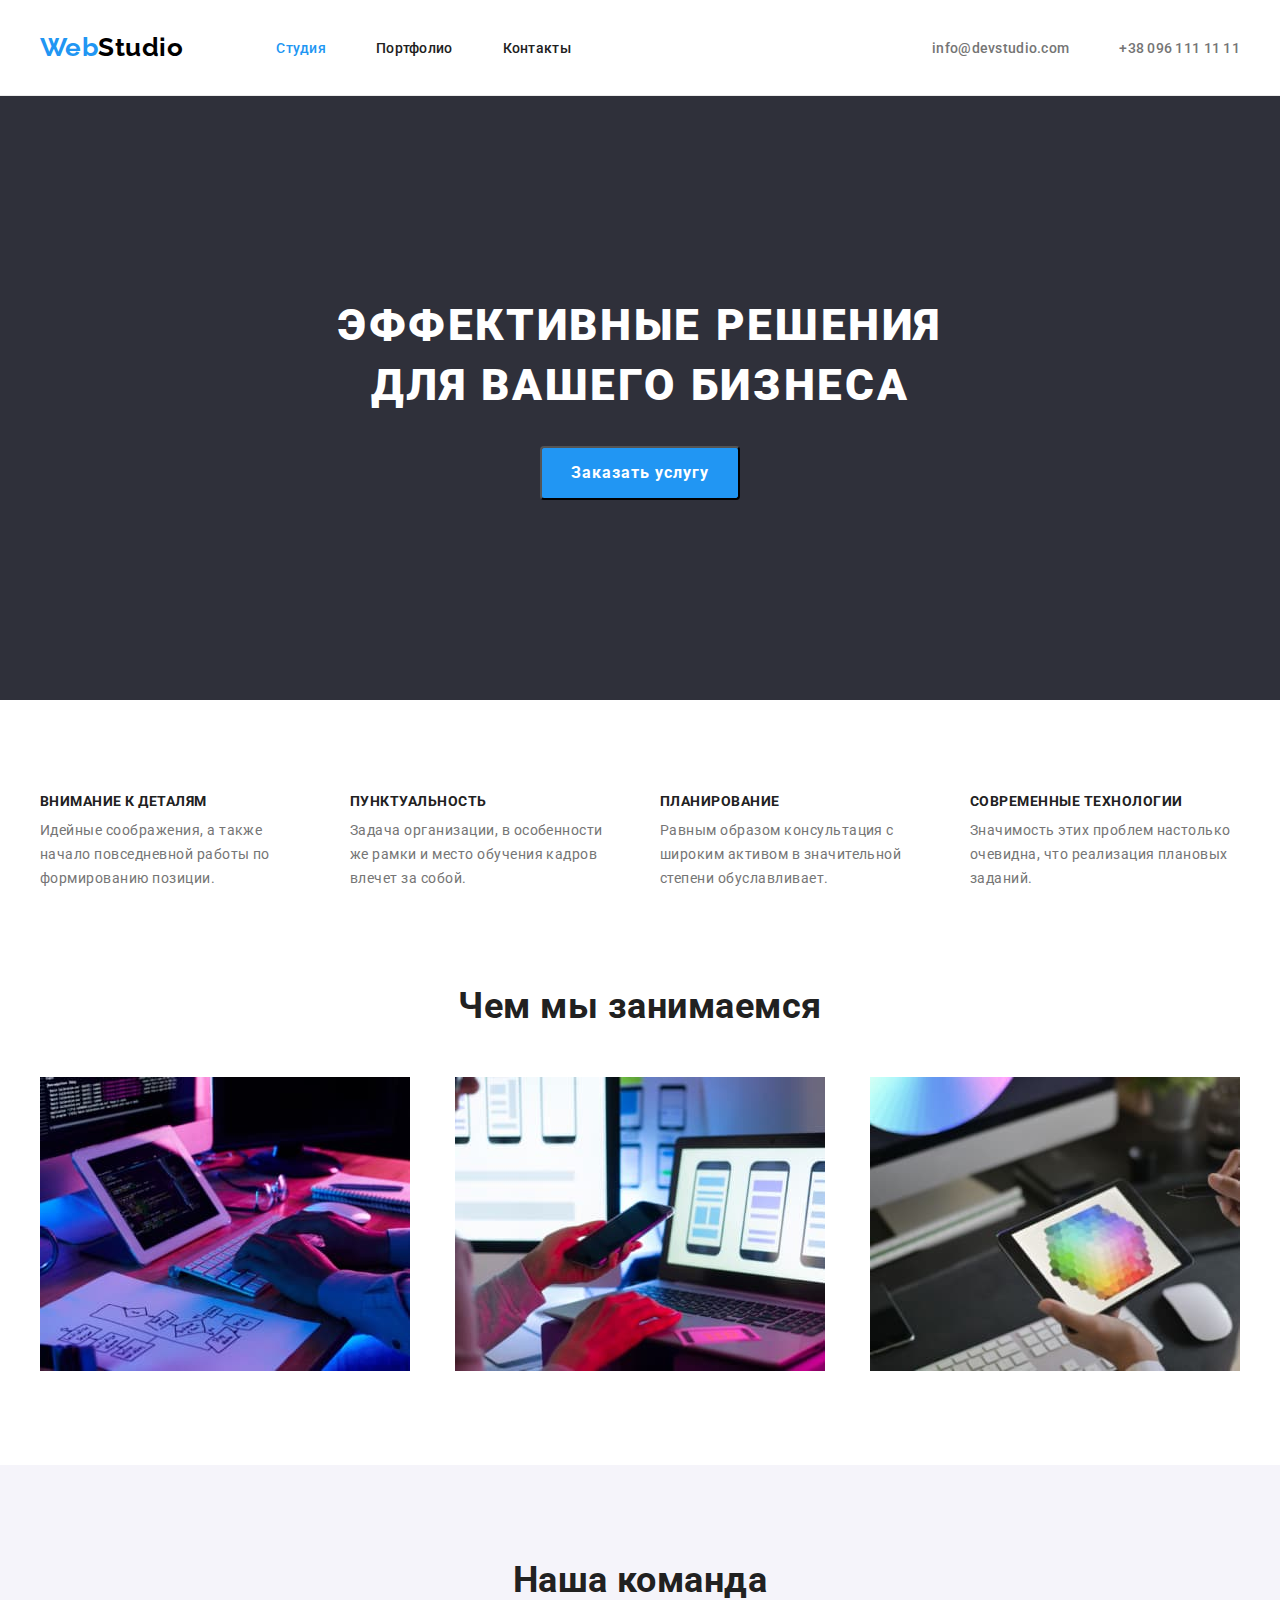
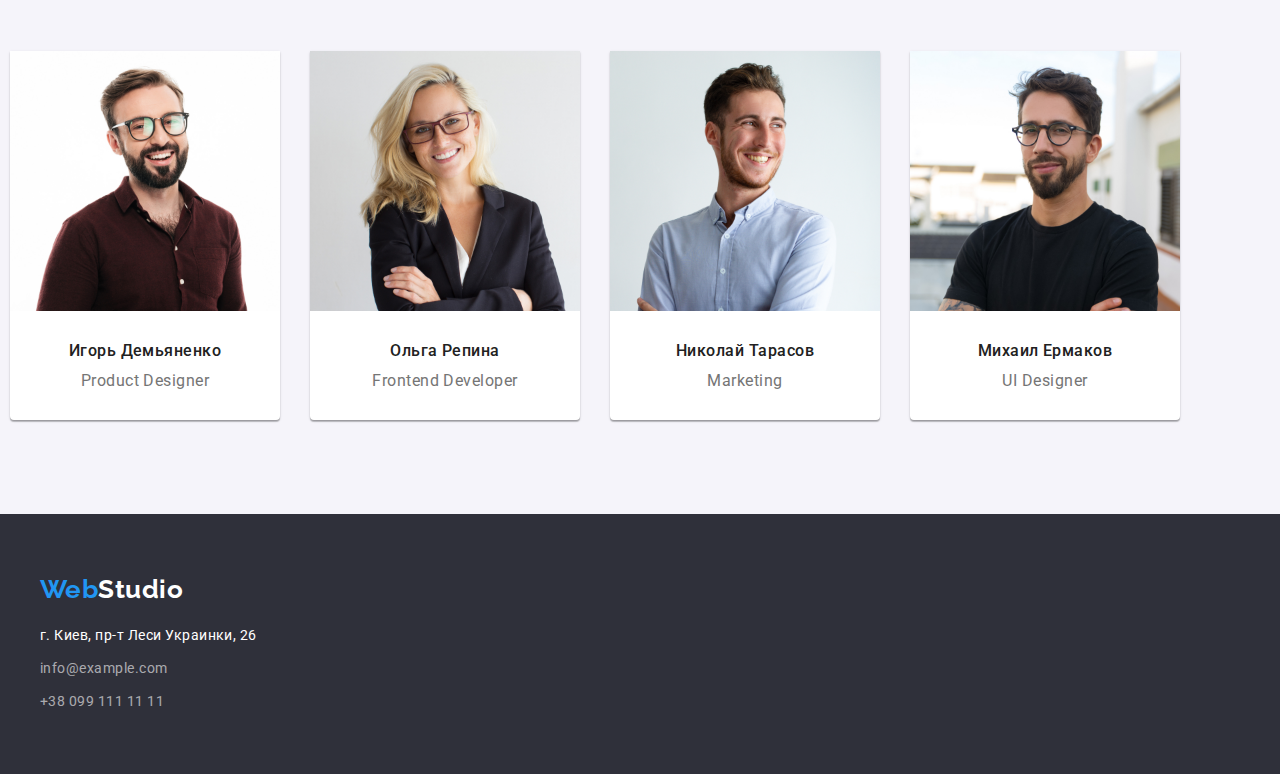
<file: index.html>
<!DOCTYPE html>
<html lang="ru">

<head>
    <meta charset="UTF-8">
    <meta http-equiv="X-UA-Compatible" content="IE=edge">
    <meta name="viewport" content="width=device-width, initial-scale=1.0">
    <title>WebStudio</title>
    <link rel="preconnect" href="https://fonts.googleapis.com">
    <link rel="preconnect" href="https://fonts.gstatic.com" crossorigin>
    <link
        href="https://fonts.googleapis.com/css2?family=Oleo+Script&family=Raleway:wght@700&family=Roboto:wght@400;500;700;900&display=swap"
        rel="stylesheet">
    <link rel="stylesheet" href="https://cdnjs.cloudflare.com/ajax/libs/modern-normalize/1.1.0/modern-normalize.min.css"
        integrity="sha512-wpPYUAdjBVSE4KJnH1VR1HeZfpl1ub8YT/NKx4PuQ5NmX2tKuGu6U/JRp5y+Y8XG2tV+wKQpNHVUX03MfMFn9Q=="
        crossorigin="anonymous" referrerpolicy="no-referrer" />
    <link rel="stylesheet" href="./css/style.css" />
</head>

<body class="body">
    <!--Шапка сайта-->
    <header class="header">
        <!--Навигация-->
        <div class="container-header wrapper">
           
                <nav class="site-nav">
                    <a href="./index.html" class="header-logo link">
                        Web<span class="header-brand">Studio</span>
                    </a>
                    <ul class="header-nav list">
                        <li class="header-list">
                            <a href="./index.html" class="header-link link current">Студия</a>
                        </li>
                        <li class="header-list">
                            <a href="./portfolio.html" class="header-link link">Портфолио</a>
                        </li>
                        <li class="header-list">
                            <a href="" class="header-link">Контакты</a>
                        </li>
                    </ul>

                </nav>
            

          
                <ul class="list-link list">
                    <li class="link-item">
                        <a href="mailtu:info@devstudio.com" class="contact link" target="_blank">info@devstudio.com</a>
                    </li>
                    <li class="link-item">
                        <a href="tel:+380961111111" class="contact link">+38 096 111 11 11</a>
                    </li>
                </ul>
            
        </div>
    </header>
    <main>
        <!--Блок герой-->

        <section class="hero section">
            <div class="wrapper">
                <h1 class="hero-title">Эффективные решения <br /> для вашего бизнеса</h1>
                <button type="button" class="button">Заказать услугу</button>
            </div>
        </section>

        <section class="publicity section">
            <!--<h2 class="publicity-title">Почему вы захотите остаться с нами</h2>-->
            <div class="wrapper">
                <ul class="publicity-list list">
                    <li class="publicity-item">
                        <h3 class="publicity-caption">Внимание к деталям</h3>
                        <p class="publicity-text">Идейные соображения, а также начало повседневной работы по
                            формированию позиции.</p>
                    </li>
                    <li class="publicity-item">
                        <h3 class="publicity-caption">Пунктуальность</h3>
                        <p class="publicity-text">Задача организации, в особенности же рамки и место обучения кадров
                            влечет за собой.</p>
                    </li>
                    <li class="publicity-item">
                        <h3 class="publicity-caption">Планирование</h3>
                        <p class="publicity-text">Равным образом консультация с широким активом в значительной степени
                            обуславливает.</p>
                    </li>
                    <li class="publicity-item">
                        <h3 class="publicity-caption">Современные технологии</h3>
                        <p class="publicity-text">Значимость этих проблем настолько очевидна, что реализация плановых
                            заданий.</p>
                    </li>
                </ul>
            </div>
        </section>
        <!--Чем мы занимаемся-->
        <section class="works section">
            <div class="wrapper">
                <h2 class="works-title">Чем мы занимаемся</h2>
                <ul class="works-images list">
                    <li class="work-item"><img src="./images/img.jpg" alt="Человек что-то печатает на планшете"
                            width="370" height="294"></li>
                    <li class="work-item"><img src="./images/box2.jpg" alt="Телефон в руках у человека" width="370"
                            height="294"></li>
                    <li class="work-item"><img src="./images/box3.jpg" alt="В руках у человека планшет" width="370"
                            height="294"></li>
                </ul>
            </div>
        </section>
        <!--Наша команда-->
        <section class="team section">
            <div class="wrapper">
                <h2 class="team-title">Наша команда</h2>
                <ul class="team-list list">
                    <li class="team-images">
                        <img class="team-img" src="./images/igordemjanenko.jpg" alt="Игорь Демьяненко" width="270"
                            height="260">
                            <div class="team-imagest-text">
                        <h3 class="team-item">Игорь Демьяненко</h3>
                        <p class="team-text">Product Designer</p>
                        </div>
                    </li>
                    <li class="team-images">
                        <img class="team-img" src="./images/olgarepina.jpg" alt="Ольга Репина" width="270" height="260">
                        <div class="team-imagest-text">
                        <h3 class="team-item">Ольга Репина</h3>
                        <p class="team-text">Frontend Developer</p>
                        </div>
                    </li>
                    <li class="team-images">
                        <img class="team-img" src="./images/nikolaytarasov.jpg" alt="Николай Тарасов" width="270"
                            height="260">
                            <div class="team-imagest-text">
                        <h3 class="team-item">Николай Тарасов</h3>
                        <p class="team-text">Marketing</p>
                        </div>
                    </li>
                    <li class="team-images">
                        <img class="team-img" src="./images/mihailermakov.jpg" alt="Михаил Ермаков" width="270"
                            height="260">
                            <div class="team-imagest-text">
                        <h3 class="team-item">Михаил Ермаков</h3>
                        <p class="team-text">UI Designer</p>
                        </div>
                    </li>
                </ul>
            </div>
        </section>
    </main>
    <!--Подвал сайта-->
    <footer class="footer">
       
            <div class="wrapper">
               
                <a href="./index.html" class="footer-logo link">
                    Web<span class="footer-brand">Studio</span>
                </a>
                <address>
                    <ul class="footer-list list">
                        <li class="list-item">
                            <a href="https://goo.gl/maps/PEtUD6FRup9HMeJw8" class="footer-link-map link" target="_blank"
                                rel="nofollow  noopener  noreferrer"> г. Киев, пр-т Леси Украинки, 26</a>
                        </li>
                        <li class="list-item">
                            <a href="mailtu:info@example.com" class="footer-link link">info@example.com</a>
                        </li>
                        <li class="list-item">
                            <a href="tel:+380991111111" class="footer-link link">+38 099 111 11 11</a>
                        </li>
                    </ul>
                </address>
            </div>
      
    </footer>
</body>

</html>
</file>
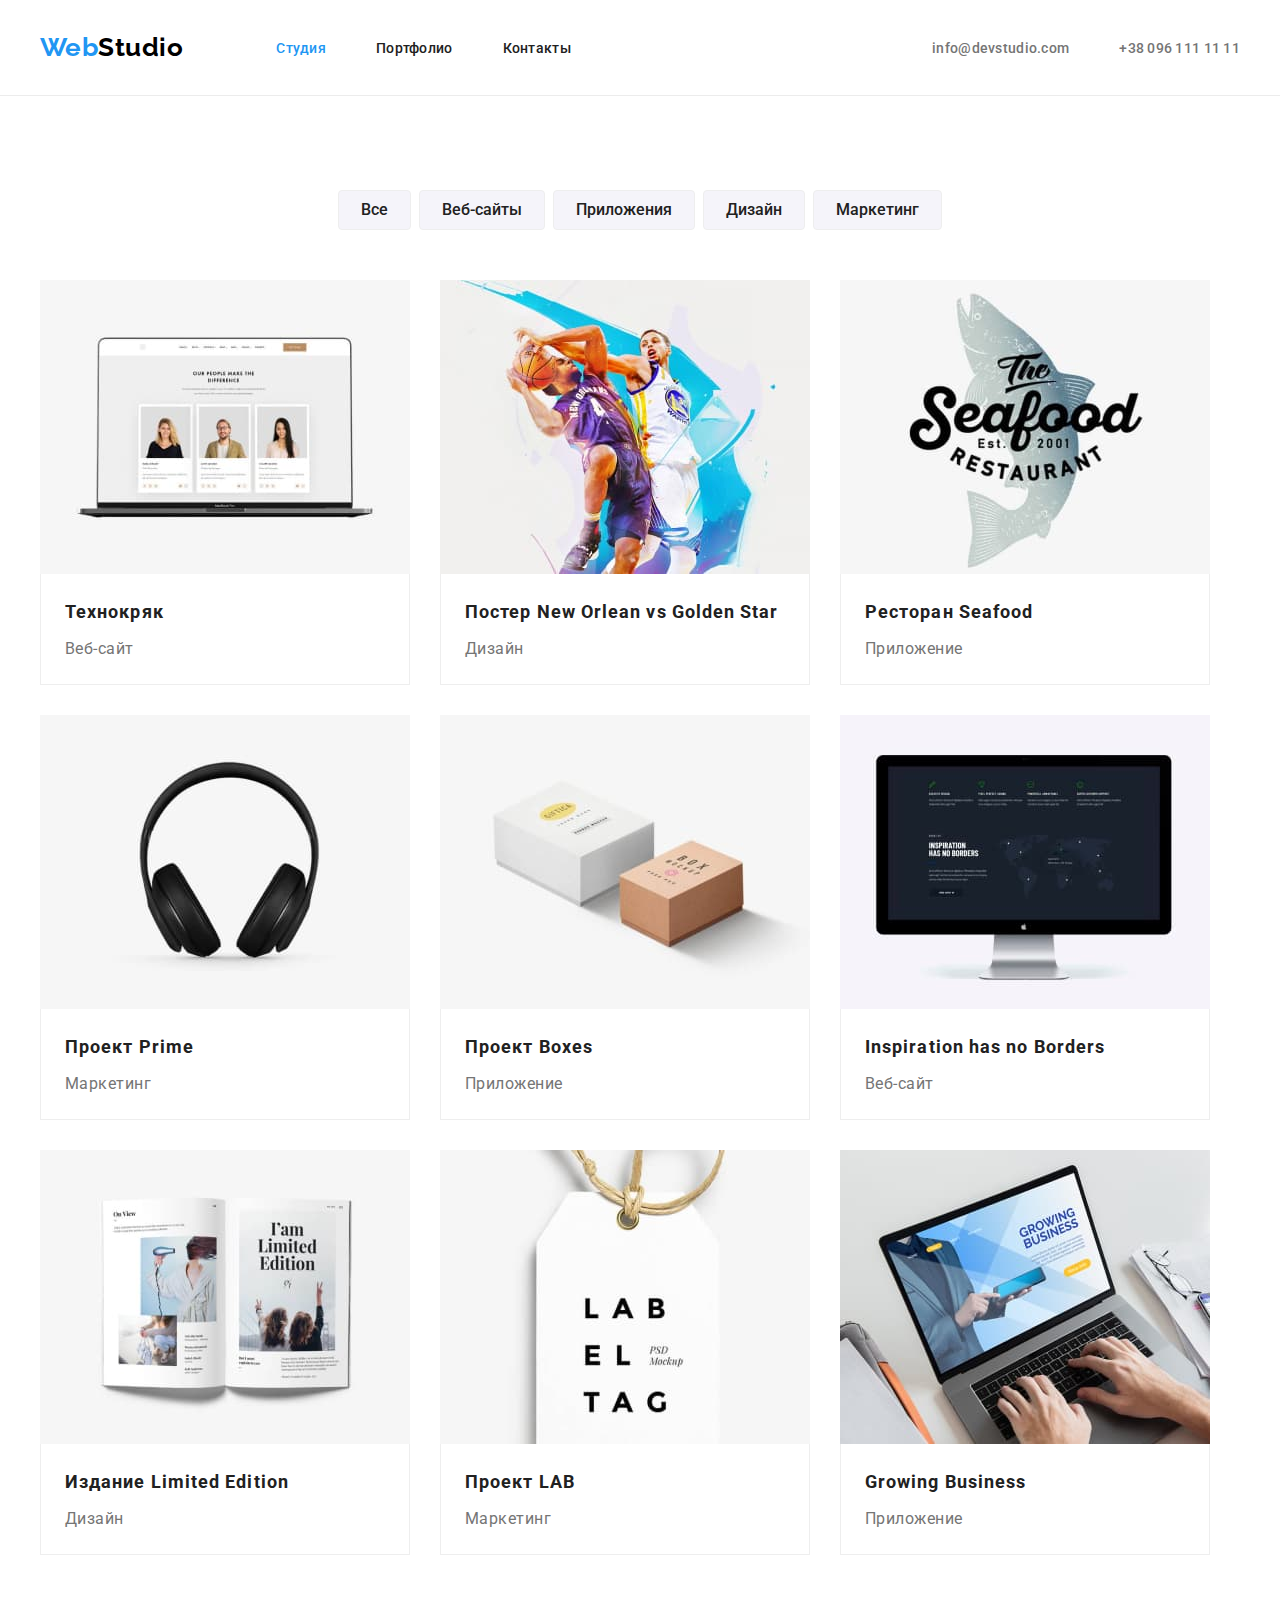
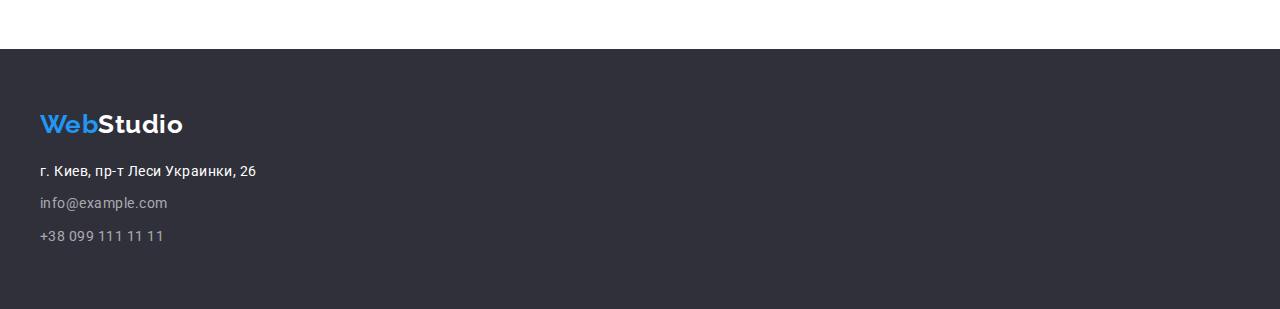
<file: portfolio.html>
<!DOCTYPE html>
<html lang="ru">

<head>
    <meta charset="UTF-8">
    <meta http-equiv="X-UA-Compatible" content="IE=edge">
    <meta name="viewport" content="width=device-width, initial-scale=1.0">
    <title>Портфолио</title>

    <link rel="preconnect" href="https://fonts.googleapis.com">
    <link rel="preconnect" href="https://fonts.gstatic.com" crossorigin>
    <link
        href="https://fonts.googleapis.com/css2?family=Oleo+Script&family=Raleway:wght@700&family=Roboto:wght@400;500;700;900&display=swap"
        rel="stylesheet">
    <link rel="stylesheet" href="https://cdnjs.cloudflare.com/ajax/libs/modern-normalize/1.1.0/modern-normalize.min.css"
        integrity="sha512-wpPYUAdjBVSE4KJnH1VR1HeZfpl1ub8YT/NKx4PuQ5NmX2tKuGu6U/JRp5y+Y8XG2tV+wKQpNHVUX03MfMFn9Q=="
        crossorigin="anonymous" referrerpolicy="no-referrer" />
    <link rel="stylesheet" href="./css/style.css" />
</head>

<body>
    <header class="header">
        <!--Навигация-->
        <div class="container-header wrapper">
            <div class="main-nav">
                <nav class="site-nav">
                    <a href="./index.html" class="header-logo link">
                        Web<span class="header-brand">Studio</span>
                    </a>
                    <ul class="header-nav list">
                        <li class="header-list">
                            <a href="./index.html" class="header-link link current">Студия</a>
                        </li>
                        <li class="header-list">
                            <a href="./portfolio.html" class="header-link link">Портфолио</a>
                        </li>
                        <li class="header-list">
                            <a href="" class="header-link">Контакты</a>
                        </li>
                    </ul>

                </nav>
            </div>

            <div class="contact-links">
                <ul class="list-link list">
                    <li class="link-item">
                        <a href="mailtu:info@devstudio.com" class="contact link" target="_blank">info@devstudio.com</a>
                    </li>
                    <li class="link-item">
                        <a href="tel:+380961111111" class="contact link">+38 096 111 11 11</a>
                    </li>
                </ul>
            </div>
        </div>
    </header>
    <main>
        <!--фильтр-->
        <section class="filter section">
            <!--<h1 class="filter-title">Портфолио</h1>-->
            <div class="wrapper">
                <ul class="filter-list list">
                    <li class="filter-item">
                        <button type="button" class="filter-buttom">Все</button>
                    </li>
                    <li class="filter-item">
                        <button type="button" class="filter-buttom">Веб-сайты</button>
                    </li>
                    <li class="filter-item">
                        <button type="button" class="filter-buttom">Приложения</button>
                    </li>
                    <li class="filter-item">
                        <button type="button" class="filter-buttom">Дизайн</button>
                    </li>
                    <li class="filter-item">
                        <button type="button" class="filter-buttom">Маркетинг</button>
                    </li>
                </ul>
               
                    <ul class="filter-img list">
                        <li class="filter-item">
                            <img class="filter-images" src="./images/tehnokrjak.jpg" alt="страничка сайта в ноутбуке"
                                width="370" height="294">
                                <div class="filter-img-text">
                            <h2 class="button-title">Технокряк</h2>
                            <p class="button-text">Веб-сайт</p>
                            </div>
                        </li>
                        <li class="filter-item">
                            <img class="filter-images" src="./images/poster.jpg" alt="два футболиста играют мячем"
                                width="370" height="294">
                                <div class="filter-img-text">
                            <h2 class="button-title">Постер New Orlean vs Golden Star</h2>
                            <p class="button-text">Дизайн</p>
                            </div>
                        </li>
                        <li class="filter-item">
                            <img class="filter-images" src="./images/restaurant.jpg" alt="логотип ресторана" width="370"
                                height="294">
                                <div class="filter-img-text">
                            <h2 class="button-title">Ресторан Seafood</h2>
                            <p class="button-text">Приложение</p>
                            </div>
                        </li>
                        <li class="filter-item">
                            <img class="filter-images" src="./images/prime.jpg" alt="наушники" width="370" height="294">
                            <div class="filter-img-text">
                            <h2 class="button-title">Проект Prime</h2>
                            <p class="button-text">Маркетинг</p>
                            </div>
                        </li>
                        <li class="filter-item">
                            <img class="filter-images" src="./images/boxes.jpg" alt="две коробочки" width="370"
                                height="294"> <div class="filter-img-text">
                            <h2 class="button-title">Проект Boxes</h2>
                            <p class="button-text">Приложение</p>
                            </div>
                        </li>
                        <li class="filter-item">
                            <img class="filter-images" src="./images/inspiration.jpg" alt="страница сайта на мониторе"
                                width="370" height="294"> <div class="filter-img-text">
                            <h2 class="button-title">Inspiration has no Borders</h2>
                            <p class="button-text">Веб-сайт</p>
                            </div>
                        </li>
                        <li class="filter-item">
                            <img class="filter-images" src="./images/editions.jpg" alt="открытый журнал" width="370"
                                height="294"> <div class="filter-img-text">
                            <h2 class="button-title">Издание Limited Edition</h2>
                            <p class="button-text">Дизайн</p>
                            </div>
                        </li>
                        <li class="filter-item">
                            <img class="filter-images" src="./images/lab.jpg" alt="лейба поэкта лаб" width="370"
                                height="294"> <div class="filter-img-text">
                            <h2 class="button-title">Проект LAB</h2>
                            <p class="button-text">Маркетинг</p>
                            </div>
                        </li>
                        <li class="filter-item">
                            <img class="filter-images" src="./images/business.jpg" alt="приложение на экране ноутбука"
                                width="370" height="294"> <div class="filter-img-text">
                            <h2 class="button-title">Growing Business</h2>
                            <p class="button-text">Приложение</p>
                            </div>
                        </li>
                    </ul>
                
            </div>
        </section>
    </main>
    <footer class="footer">
    
        <div class="wrapper">
    
            <a href="./index.html" class="footer-logo link">
                Web<span class="footer-brand">Studio</span>
            </a>
            <address>
                <ul class="footer-list list">
                    <li class="list-item">
                        <a href="https://goo.gl/maps/PEtUD6FRup9HMeJw8" class="footer-link-map link" target="_blank"
                            rel="nofollow  noopener  noreferrer"> г. Киев, пр-т Леси Украинки, 26</a>
                    </li>
                    <li class="list-item">
                        <a href="mailtu:info@example.com" class="footer-link link">info@example.com</a>
                    </li>
                    <li class="list-item">
                        <a href="tel:+380991111111" class="footer-link link">+38 099 111 11 11</a>
                    </li>
                </ul>
            </address>
        </div>
    
    </footer>
</body>

</html>
</file>
<file: css/style.css>
:root {
  --brand-color: #2196f3;
  --basc-text-color: #757575;
  --black-color: #212121;
  --wite-color: #ffffff;
  --light-black-color: #2f303a;
  --logo-text-color: #000000;
  --secondary-fill-color: #f5f4fa;
  --background-portfolio-color: #e5e5e5;
  --secondary-text-color: rgba(255, 255, 255, 0.6);
  --button-color: #188ce8;
  --button-portfolio-fill: #f5f4fa;
  --borders-line: #ececec;
  --border-line-img: #eeeeee;
  --card-set-get: 30px;
}

/*   reset  */
body {
  margin: 0px;
  color: var(--basc-text-color);
  font-family: Roboto, sans-serif;
  letter-spacing: 0.03em;
}

h1,
h2,
h3,
h4,
h5,
h6,
p {
  margin-top: 0px;
  margin-bottom: 0px;
}

ul,
ol {
  margin-top: 0px;
  margin-bottom: 0px;
  padding-left: 0px;
}

img {
  display: block;
}

.list {
  list-style-type: none;
}
.link {
  text-decoration: none;
}

/*  header  */

.wrapper {
  width: 1200px;
  padding-right: 15px;
  padding-left: 15px;
  margin-right: auto;
  margin-left: auto;
}

.section {
  padding-top: 94px;
  padding-bottom: 94px;
}

/* current */
.header-nav .header-link.current {
  color: var(--brand-color);
}
.header-list .header-link.current {
  color: var(--brand-color);
}

/* logo */
.header-logo,
.footer-logo {
  color: var(--brand-color);
  font-family: Raleway, sans-serif;
  font-weight: bold;
  font-size: 26px;
  line-height: 1.19;
}

.header-logo {
  margin-right: 93px;
}

.footer-brand {
  color: var(--wite-color);
}

.header-brand {
  color: var(--logo-text-color);
  font-family: Raleway, sans-serif;
}

/* link*/

.main-nav {
  display: flex;
  align-items: center;

  margin-right: auto;
}

.header-nav {
  display: flex;
}

.header {
  padding-top: 32px;
  padding-bottom: 32px;
  border-bottom: 1px solid #ececec;
}

.container-header {
  display: flex;
  align-items: center;
}

.header-nav .header-list:not(:last-child) {
  margin-right: 50px;
}

.contact-links {
  display: flex;
  margin-left: auto;
}

.list-link .link-item + .link-item {
  margin-left: 50px;
}

.list-link {
  display: flex;
  margin-left: auto;
}

.header-link {
  color: var(--black-color);
  text-decoration: none;
  font-weight: 500;
  font-size: 14px;
  line-height: 1.14;
  letter-spacing: 0.02em;
}

.contact {
  color: inherit;
  list-style-type: none;
  font-weight: 500;
  font-size: 14px;
  line-height: 16px;
  letter-spacing: 0.02em;
}

.site-nav {
  display: flex;
  align-items: center;
}

.header-link:hover,
.header-link:focus,
.header-link:active,
.contact:hover,
.contact:focus {
  color: var(--brand-color);
}

/* team  */

/*button*/
.button {
  font-family: inherit;
  color: var(--wite-color);
  background-color: var(--brand-color);
  cursor: pointer;
  font-weight: 700;
  font-size: 16px;
  line-height: 1.87;
  letter-spacing: 0.06em;
  display: inline-block;
  border-radius: 4px;
  padding: 10px 20px;
  min-width: 200px;
  text-align: center;
}

.button:hover {
  background-color: var(--button-color);
}
/*hero*/
.hero-title {
  margin-top: 0px;
  margin-bottom: 30px;

  color: var(--wite-color);
  font-style: normal;
  text-transform: uppercase;
  font-weight: 900;
  font-size: 44px;
  line-height: 1.36;
  letter-spacing: 0.06em;
}

.hero {
  text-align: center;
  padding-top: 200px;
  padding-bottom: 200px;
  background-color: var(--light-black-color);
}

/* publicity */

.publicity-caption {
  margin-top: 0px;
  margin-bottom: 10px;
  color: var(--black-color);
  text-transform: uppercase;
  font-weight: 700;
  font-size: 14px;
  line-height: 1.14;
}

.publicity-text {
  color: var(--basc-text-color);
  font-weight: 400;
  font-size: 14px;
  line-height: 1.71;
  margin-top: 0px;
  box-sizing: border-box;
}

.publicity-list .publicity-item {
  flex-basis: calc(100%-4 * 30 / 4);
}

.publicity-list {
  display: flex;
  justify-content: space-between;
}
.publicity-item:not(:last-child) {
  margin-right: 30px;
}
.publicity-item {
  width: 270px;
}

.publicity .publicity-list {
  margin-left: auto;
  margin-right: auto;
}

.works-images {
  display: flex;
  justify-content: space-between;
}

.works {
  padding-top: 0px;
}

.work-item {
  flex-basis: calc(100%-3 * 30px / 3);
}

/* team */

.works-title,
.team-title {
  margin-top: 0px;
  margin-bottom: 50px;
  color: var(--black-color);
  font-weight: 700;
  font-size: 36px;
  line-height: 1.17;
  text-align: center;
}

.team {
  background-color: var(--secondary-fill-color);
}

.team-list {
  display: flex;
  flex-wrap: wrap;
  margin-left: -30px;
}

.team-images:not(:nth-child(4n)) {
  margin-right: 30px;
}
.team-images:not(:nth-last-child(-n + 4)) {
  margin-bottom: 30px;
}

.team-images {
  border-radius: 0px 0px 4px 4px;
  box-shadow: 0px 1px 3px rgba(0, 0, 0, 0.12), 0px 1px 1px rgba(0, 0, 0, 0.14),
    0px 2px 1px rgba(0, 0, 0, 0.2);
  background-color: var(--wite-color);
  margin-right: 30px;
  flex-basis: calc(100%-4 * 30px) / 4;
}

.team-img {
  margin-top: 0px;
}

.team-imagest-text {
  padding-top: 30px;
  padding-bottom: 30px;
}

.team-item {
  margin-top: 0px;
  margin-bottom: 10px;
  color: var(--black-color);
  font-weight: 500;
  font-size: 16px;
  line-height: 1.19;
  text-align: center;
}

.team-text {
  font-weight: 400;
  font-size: 16px;
  line-height: 1.19;
  text-align: center;
}

/* footer */

.footer {
  padding-top: 60px;
  padding-bottom: 60px;
  background-color: var(--light-black-color);
  color: var(--wite-color);
}

.footer-link {
  color: var(--secondary-text-color);
  text-decoration: none;
  font-weight: 400;
  font-size: 14px;
  line-height: 1.71;
}

.footer-list {
  font-style: normal;
}

.list-item:not(:last-child) {
  margin-bottom: 9px;
}

.footer-logo {
  display: block;
  margin-bottom: 20px;
}

.footer-link-map {
  color: var(--wite-color);
  text-decoration: none;
  font-weight: 400;
  font-size: 14px;
  line-height: 1.71;
}

.footer-link-map:focus,
.footer-link-map:hover,
.footer-link:hover,
.footer-link:focus {
  color: var(--brand-color);
}

/* buttons */

.filter-buttom {
  display: inline-block;
  border: 1px solid #eeeeee;
  border-radius: 4px;
  padding: 6px 22px;
  background-color: var(--button-portfolio-fill);
  color: var(--black-color);
  cursor: pointer;
  font-family: inherit;
  font-weight: 500;
  font-size: 16px;
  line-height: 1.62;
}

.filter-buttom:hover {
  background-color: var(--brand-color);
  color: var(--wite-color);
}

.filter-list {
  display: flex;
  justify-content: center;
  margin-bottom: 50px;
}

.filter-list .filter-item + .filter-item {
  margin-left: 8px;
}

.filter-item {
  background-color: var(--wite-color);
}

.filter-img-text {
  padding: 20px 24px;
  border-left: 1px solid var(--border-line-img);
  border-bottom: 1px solid var(--border-line-img);
  border-right: 1px solid var(--border-line-img);
}

.filter-img {
  display: flex;
  flex-wrap: wrap;
}

.filter-img > .filter-item:not(:nth-child(3n)) {
  margin-right: 30px;
}

.filter-img > .filter-item:not(:nth-last-child(-n + 3)) {
  margin-bottom: 30px;
}

.filter-img > .filter-item {
  flex-basis: calc(100%-3 * 30) / 3;
}

.button-title {
  color: var(--black-color);
  font-weight: 700;
  font-size: 18px;
  line-height: 2;
  letter-spacing: 0.06em;
  margin-bottom: 4px;
}

.button-text {
  font-weight: 400;
  font-size: 16px;
  line-height: 1.87;
}
</file>
